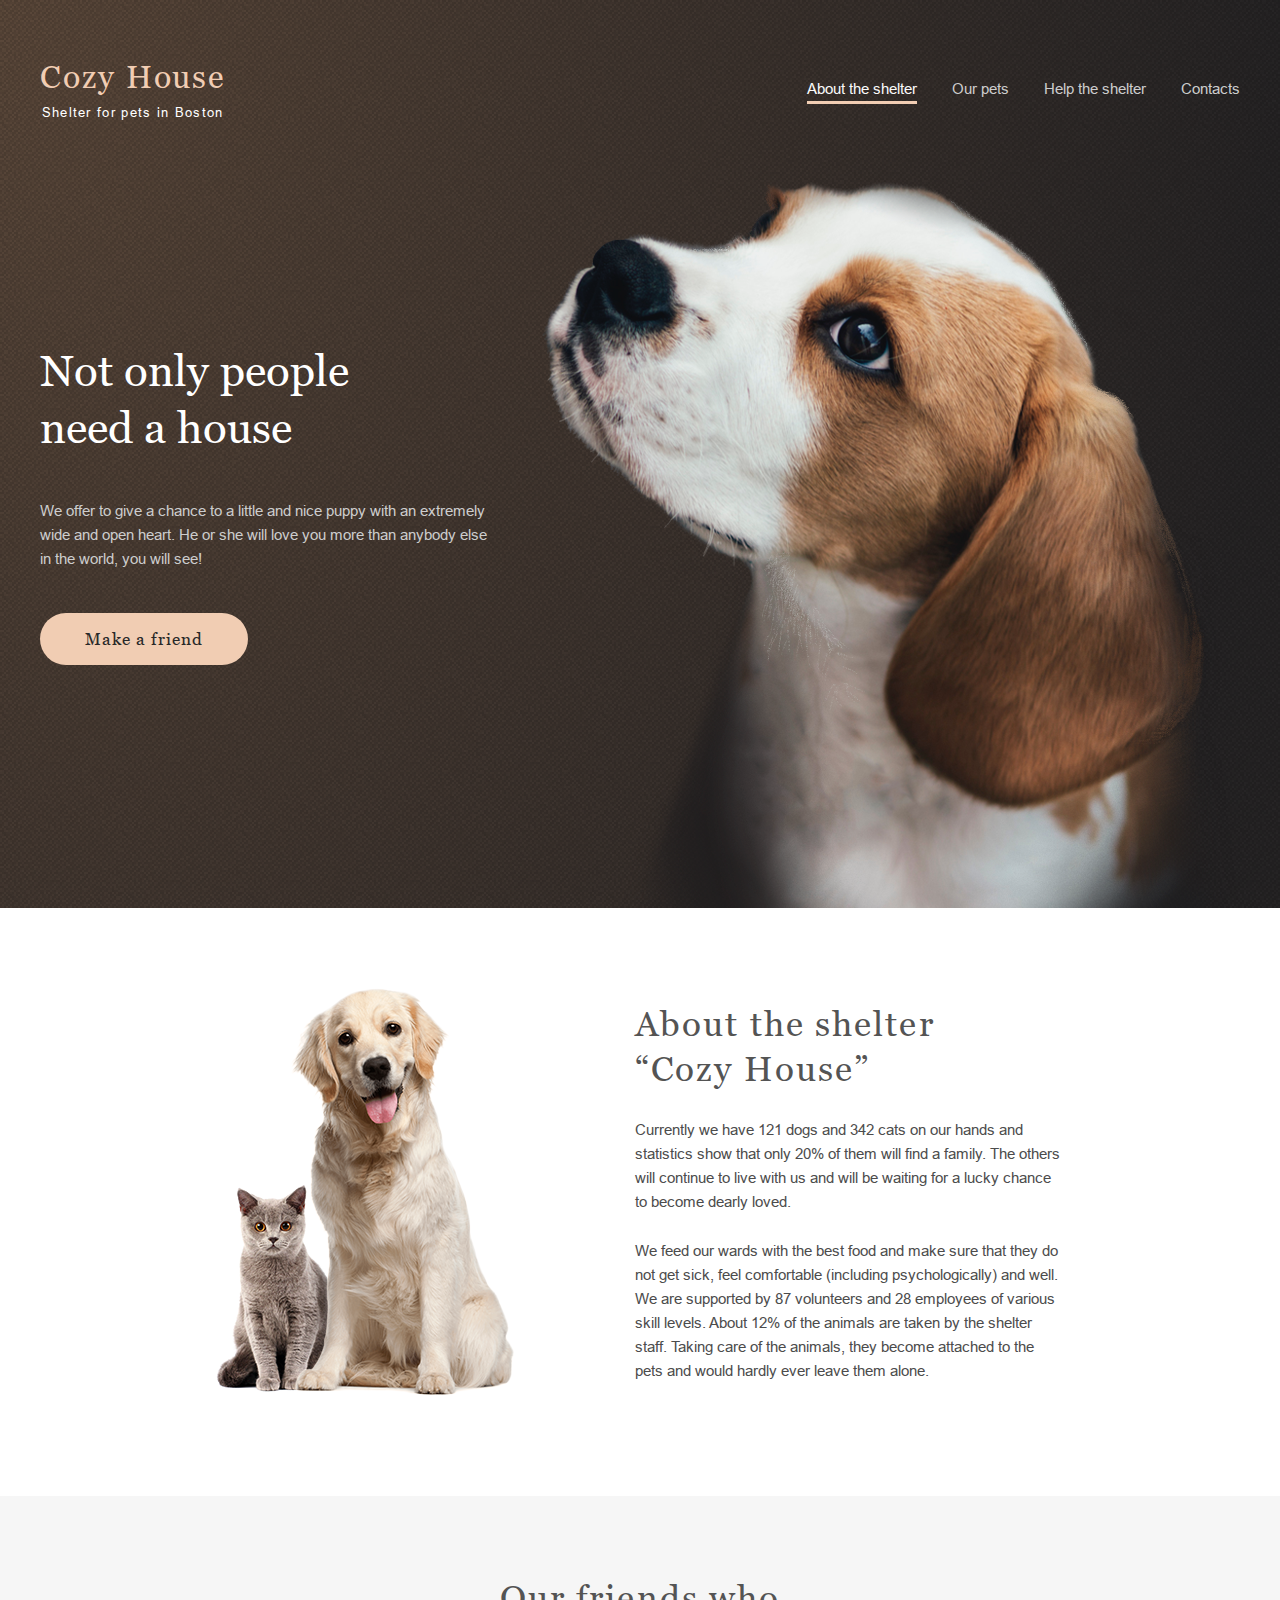
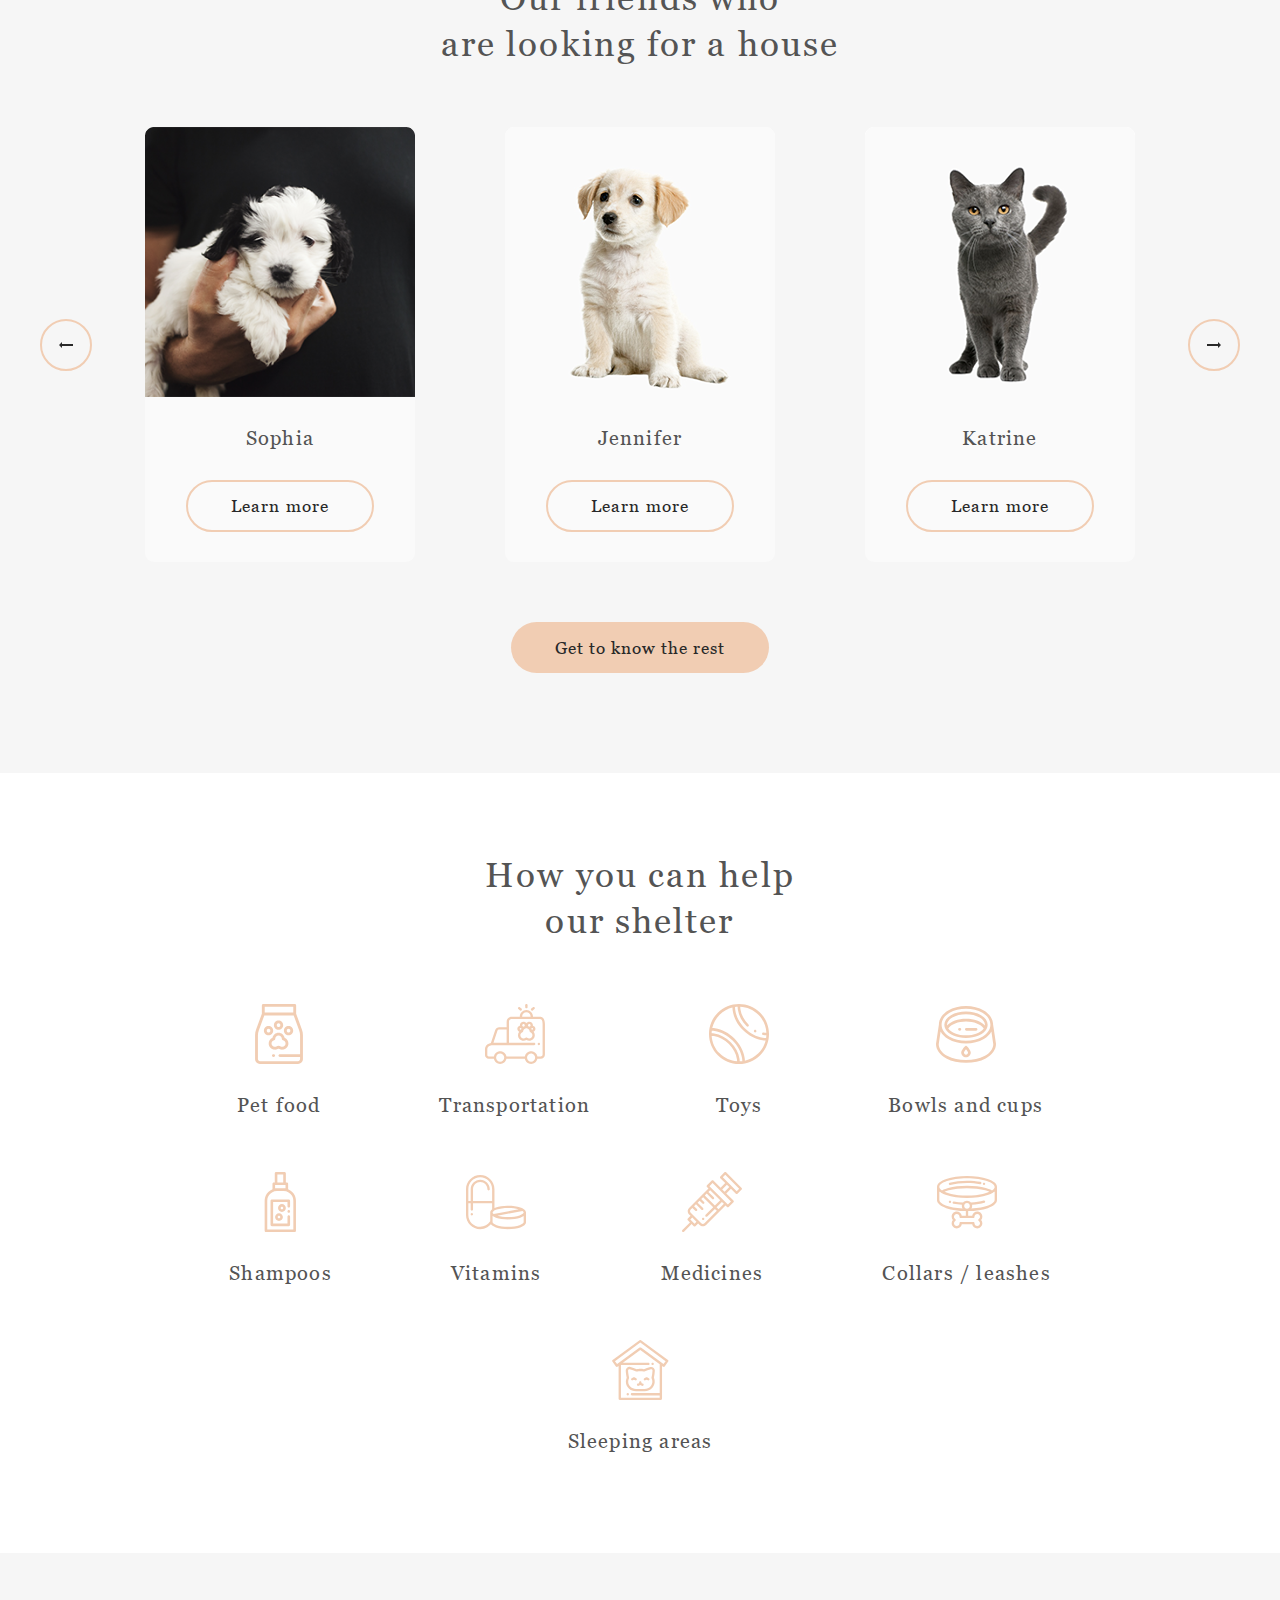
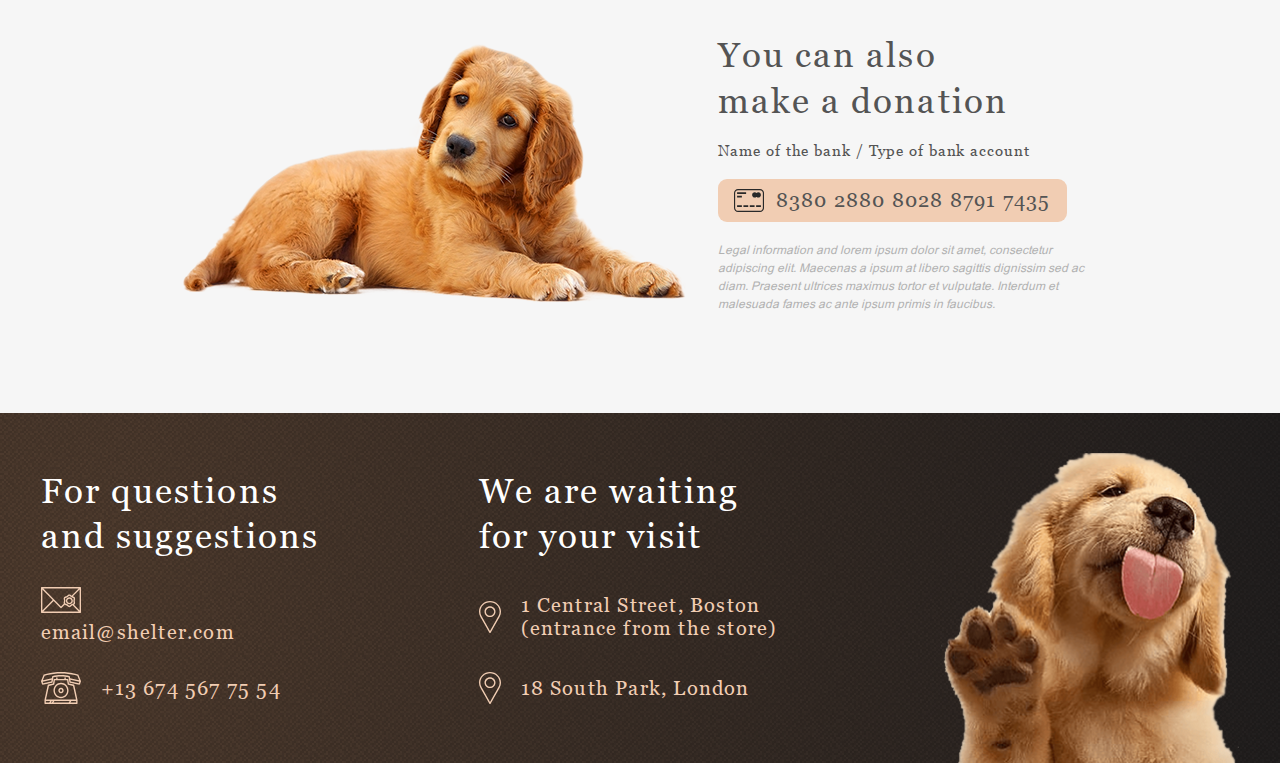
<file: shelter/pages/main/index.html>
<!DOCTYPE html>
<html lang="en">
<head>
  <meta charset="UTF-8">
  <meta http-equiv="X-UA-Compatible" content="IE=edge">
  <meta name="viewport" content="width=device-width, initial-scale=1.0">
  <link rel="stylesheet" href="style.css">
  <title>Cozy House</title>
</head>
<body>
  <div class="wrapper">
    <header class="header">
      <div class="header__container _container">
        <a href="#" class="header__logo">
          <h1 class="header__title">
            Cozy House
          </h1>
          <div class="header__subtitle">
            Shelter for pets in Boston
          </div>
        </a>
        <div class="header__burger">
          <span></span>
        </div>
        <div id="overlay" class="overlay"></div>
        <nav class="header__menu">
          <ul class="header__list">
            <li class="header__item">
              <a href="#" class="header__link">
                About the shelter
              </a>
            </li>
            <li class="header__item">
              <a href="../pets/index.html" class="header__link">
                Our pets
              </a>
            </li>
            <li class="header__item">
              <a href="#help" class="header__link">
                Help the shelter
              </a>
            </li>
            <li class="header__item">
              <a href="#footer" class="header__link">
                Contacts
              </a>
            </li>
          </ul>
        </nav>
        
      </div>
    </header>
  <main class="main">
    <section class="main__not-only not-only">
      <div class="not-only__container _container">
        <div class="not-only__content">
          <div class="not-only__header">Not only people need a house</div>
          <div class="not-only__descriprion">We offer to give a chance to a little and nice puppy with an extremely wide and open heart. He or she will love you more than anybody else in the world, you will see!</div>
          <a href="#friends" class="not-only__link">Make a friend</a>
        </div>
        <div class="not-only__image">
          <img src="../../assets/images/start-screen-puppy.png" alt="Start Puppy">
        </div>
      </div>
    </section>
    <section class="main__about about">
      <div class="about__container _container-main">
        <div class="about__image">
          <img src="../../assets/images/about-pets.png" alt="About the shelter">
        </div>
        <div class="about__content">
          <h2 class="about__header content-header">About the shelter “Cozy House”</h2>
          <p>Currently we have 121 dogs and 342 cats on our hands and 
            statistics show that only 20% of them will find a family. The 
            others will continue to live with us and will be waiting for a lucky 
            chance to become dearly loved.</p>
          <p>We feed our wards with the best food and make sure that they
            do not get sick, feel comfortable (including psychologically) and 
            well. We are supported by 87 volunteers and 28 employees of 
            various skill levels. About 12% of the animals are taken by the 
            shelter staff. Taking care of the animals, they become attached
            to the pets and would hardly ever leave them alone.</p>
        </div>
      </div>
    </section>

    <section id="friends" class="main__friends friends">
      <div class="friends__container _container-main">
        <h2 class="friends__header content-header">Our friends who<br>
          are looking for a house</h2>
        <div class="friends__slider">
          <button id="prev" class="friends__button-prev friends-button"><img src="../../assets/icons/left.svg" alt="Prev arrow"></button> 
          <div class="friends__slider-container"> 
            <div class="friends__slider__container-inner slider-container"></div>  
          </div>
          <button id="next" class="friends__button-next friends-button"><img src="../../assets/icons/right.svg" alt="Next Button"></button>      
        </div>
        <a href="../pets/index.html" class="friends__pets">Get to know the rest</a>
      </div>
    </section>

    <section id="help" class="main__help help">
      <div class="help__container _container-main">
        <h3 class="help__header content-header">How you can help<br> our shelter</h3>

        <div class="help__cards">
          <div class="cards__card">
              <img src="../../assets/icons/icon-pet-food.svg" alt="Pet food">
            <p>Pet food</p>
          </div>
          <div class="cards__card">
              <img src="../../assets/icons/icon-transportation.svg" alt="Transportation">
            <p>Transportation</p>
          </div>
          <div class="cards__card">
              <img src="../../assets/icons/icon-toys.svg" alt="Toys">
            <p>Toys</p>
          </div>
          <div class="cards__card">
              <img src="../../assets/icons/icon-bowls-and-cups.svg" alt="Bowls and cups">
            <p>Bowls and cups</p>
          </div>
          <div class="cards__card">
              <img src="../../assets/icons/icon-shampoos.svg" alt="Shampoos">
            <p>Shampoos</p>
          </div>
          <div class="cards__card">
              <img src="../../assets/icons/icon-vitamins.svg" alt="Vitamins">
            <p>Vitamins</p>
          </div>
          <div class="cards__card">
              <img src="../../assets/icons/icon-medicines.svg" alt="Medicines">
            <p>Medicines</p>
          </div>
          <div class="cards__card">
              <img src="../../assets/icons/icon-collars-leashes.svg" alt="Collars / leashes">
            <p>Collars / leashes</p>
          </div>
          <div class="cards__card">
              <img src="../../assets/icons/icon-sleeping-area.svg" alt="Sleeping areas">
            <p>Sleeping areas</p>
          </div>
        </div>
      </div>
    </section>

    <section class="main__donation donation">
      <div class="donation__container _container-main">
        <img src="../../assets/images/donation-dog.png" alt="Donations" class="donation__image">
        <div class="donation__content">
          <h3 class="donation__header content-header">You can also make a donation</h3>
          <div class="donation__subtitle">Name of the bank / Type of bank account</div>
          <div class="donation__credit-card">
            <a href="#!">8380 2880 8028 8791 7435</a>
          </div>
          <div class="donation__annotation">Legal information and lorem ipsum dolor sit amet, consectetur adipiscing elit. Maecenas a ipsum at libero sagittis dignissim sed ac diam. Praesent ultrices maximus tortor et vulputate. Interdum et malesuada fames ac ante ipsum primis in faucibus.</div>
        </div>
      </div>
    </section>
  </main>
  <footer id="footer" class="footer">
    <div class="footer__container _container">
      <div class="footer__contacts footer-block">
        <div class="footer__header content-header">
          For questions and suggestions
        </div>
        <div class="footer__email"><a class="footer-text" href="mailto:email@shelter.com">email@shelter.com</a></div>
        <div class="footer__phone"><a class="footer-text" href="tel:+136745677554">+13 674 567 75 54</a></div>
      </div>
      <div class="footer__address">
        <div class="footer__header content-header">
          We are waiting for your visit
        </div>
        <div class="footer__content"><a href="https://goo.gl/maps/TbNYp9mSU511dETt6" target="_blank" class="footer-text">1 Central Street, Boston (entrance from the store)</a></div>
        <div class="footer__content"><a href="https://goo.gl/maps/bj2ohC6CZbbzH29u6" target="_blank" class="footer-text">18 South Park, London</a></div>
      </div>  
      <img src="../../assets/images/footer-puppy.png" alt="Footer" class="footer__image">
    </div>
  </footer>
  </div>
  <script src="script.js"></script>
</body>
</html>
</file>
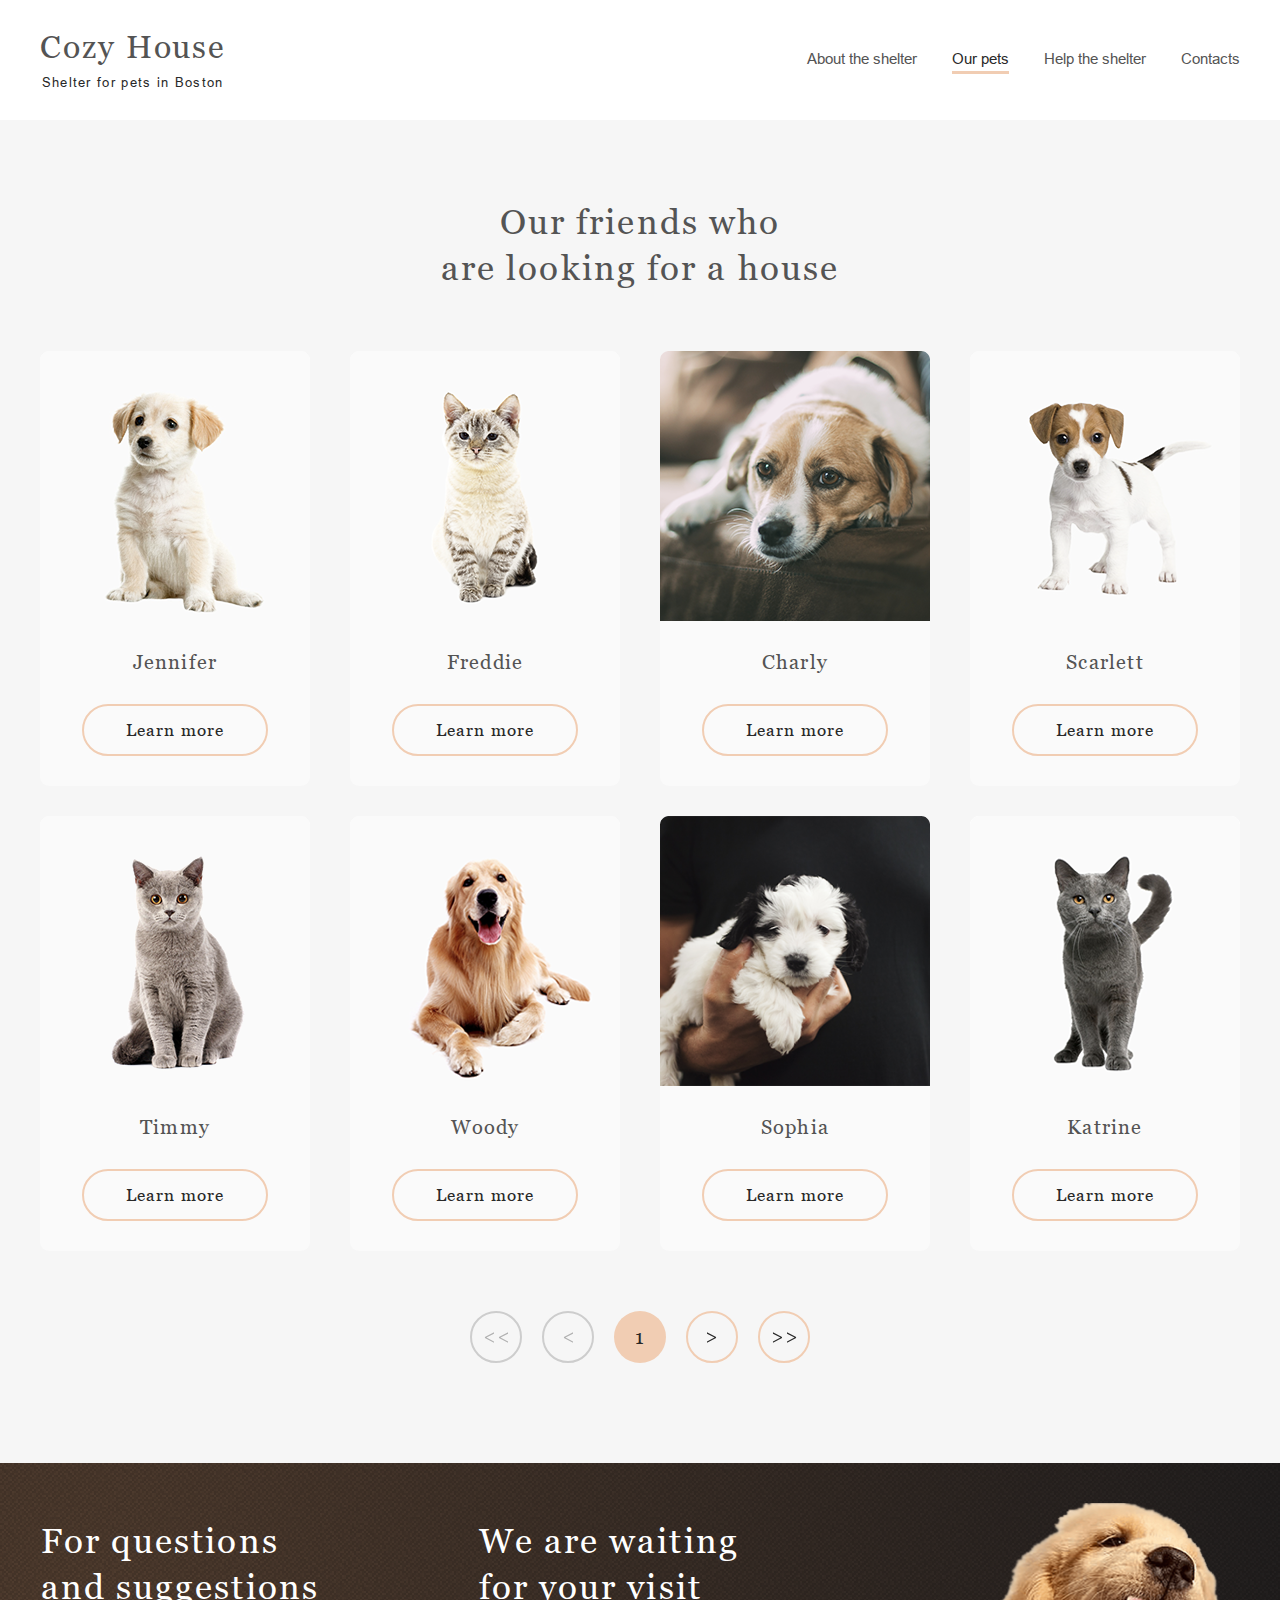
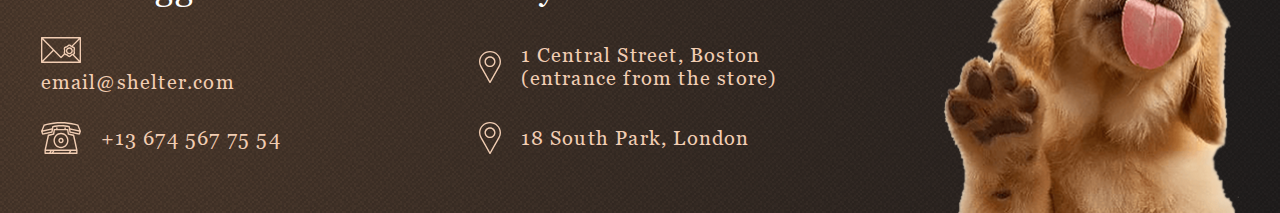
<file: shelter/pages/pets/index.html>
<!DOCTYPE html>
<html lang="en">
<head>
  <meta charset="UTF-8">
  <meta http-equiv="X-UA-Compatible" content="IE=edge">
  <meta name="viewport" content="width=device-width, initial-scale=1.0">
  <link rel="stylesheet" href="style.css">
  <title>Out Pets</title>
</head>
<body>
  <div class="wrapper">
    <header class="header">
      <div class="header__container _container">
        <a href="../main/index.html" class="header__logo">
          <h1 class="header__title">
            Cozy House
          </h1>
          <div class="header__subtitle">
            Shelter for pets in Boston
          </div>
        </a>
        <div class="header__burger">
          <span></span>
        </div>
        <div id="overlay" class="overlay"></div>
        <nav class="header__menu">
          <ul class="header__list">
            <li class="header__item">
              <a href="../main/index.html" class="header__link">
                About the shelter
              </a>
            </li>
            <li class="header__item">
              <a href="#" class="header__link">
                Our pets
              </a>
            </li>
            <li class="header__item">
              <a href="../main/index.html#help" class="header__link">
                Help the shelter
              </a>
            </li>
            <li class="header__item">
              <a href="#footer" class="header__link">
                Contacts
              </a>
            </li>
          </ul>
        </nav>
        
      </div>
    </header>
    <main class="main">
      <section class="main__friends friends">
        <div class="friends__container _container-main">
          <h2 class="friends__header content-header">Our friends who<br>
            are looking for a house</h2>
          <div class="friends__slider">
            
            <div class="friends__slider-container"> 
              <div class="friends__slider-container-inner slider-container">
              </div>
            </div>
            
          </div>
          <div class="friends__nav">
            <button class="friends-button first-page" disabled><img src="../../assets/icons/first-page.svg" alt="First"></button> 
            <button class="friends-button prev-page" disabled><img src="../../assets/icons/pets-prev.svg" alt="Prev"></button>
            <div class="friends__counter current-page">1</div>
            <button class="friends-button next-page"><img src="../../assets/icons/pets-next.svg" alt="Next"></button> 
            <button class="friends-button last-page"><img src="../../assets/icons/last-page.svg" alt="Last"></button>   
          </div>       
        </div>
      </section>
    </main>
    <footer id="footer" class="footer">
      <div class="footer__container _container">
        <div class="footer__contacts footer-block">
          <div class="footer__header content-header">
            For questions and suggestions
          </div>
          <div class="footer__email"><a class="footer-text" href="mailto:email@shelter.com">email@shelter.com</a></div>
          <div class="footer__phone"><a class="footer-text" href="tel:+136745677554">+13 674 567 75 54</a></div>
        </div>
        <div class="footer__address">
          <div class="footer__header content-header">
            We are waiting for your visit
          </div>
          <div class="footer__content"><a href="https://goo.gl/maps/TbNYp9mSU511dETt6" target="_blank" class="footer-text">1 Central Street, Boston (entrance from the store)</a></div>
          <div class="footer__content"><a href="https://goo.gl/maps/bj2ohC6CZbbzH29u6" target="_blank" class="footer-text">18 South Park, London</a></div>
        </div>  
        <img src="../../assets/images/footer-puppy.png" alt="Footer" class="footer__image">
      </div>
    </footer>
  </div>
  <script src="script.js"></script>
</body>
</html>
</file>
<file: shelter/pages/main/style.css>
:root {
  --color-primary: #f1cdb3;
  --color-primary-light: #fddcc4;
  --color-light-s: #fafafa;
  --color-light-l: #f6f6f6;
  --color-light-xl: #ffffff;
  --color-dark-s: #cdcdcd;
  --color-dark-m: #b2b2b2;
  --color-dark-l: #545454;
  --color-dark-xl: #4c4c4c;
  --color-dark-2xl: ;
  --color-dark-3xl: #292929;
  --start-screen-gradient: url(../../assets/images/noise_transparent@2x.png), radial-gradient(100% 215.42% at 0% 0%, #5B483A 0%, #262425 100%),
  linear-gradient(0deg, #211F20, #211F20);
  --footer-gradient:  url(../../assets/images/noise_transparent@2x.png), radial-gradient(110.67% 538.64% at 5.73% 50%, #513D2F 0%, #1A1A1C 100%),
  linear-gradient(0deg, #211F20, #211F20);
  ;
}

@font-face {
  font-family: 'Georgia';
  src: url('../../assets/fonts/Georgia.woff2') format('woff2'),
      url('../../assets/fonts/Georgia.woff') format('woff');
  font-weight: normal;
  font-style: normal;
  font-display: swap;
}


@font-face {
  font-family: 'Arial';
  src: url('../../assets/fonts/ArialMT.woff2') format('woff2'),
      url('../../assets/fonts/ArialMT.woff') format('woff');
  font-weight: normal;
  font-style: normal;
  font-display: swap;
}

html {
  box-sizing: border-box;
  scroll-behavior: smooth;
}

html,
body {
  height: 100%;
  line-height: 1;
  font-size: 15px;
  font-weight: 400;
  font-family: Georgia;
  scroll-behavior: smooth;
}

*,
*::after,
*::before {
  padding: 0;
  margin: 0;
  border: 0;
  box-sizing: inherit;
}

img {
  max-width: 100%;
  vertical-align: top;
}

a {
  text-decoration: none;
}

ul,
ol,
li {
  list-style: none;
}

img {
  vertical-align: top;
}

h1,
h2,
h3,
h4,
h5,
h6 {
  font-weight: inherit;
  font-size: inherit;
}

.wrapper {
  min-height: 100%;
  overflow: hidden;
  display: flex;
  flex-direction: column;
}

._container, 
._container-main {
  max-width: 1200px;
  margin: 0 auto;
  padding: 0px 20px;
  box-sizing: content-box;
}

._container-main {
  padding: 80px 20px 100px 20px;
}

@media (max-width: 1279px) {
  ._container, 
  ._container-main {
    padding: 0px 15px;
  }

  ._container-main {
    padding: 80px 15px 100px 15px;
  }
}

@media (max-width: 768px) {
  ._container, 
  ._container-main {
    max-width: 708px;
  }
}

@media (max-width: 767px) {
  ._container, 
  ._container-main {
    padding: 0px 10px;
  }
  ._container-main {
    max-width: 300px;
    padding: 42px 10px 42px 10px;
  }
}

/* ============================== HEADER ===================================*/

.header {
  position: absolute;
  width: 100%;
  left: 0;
  top: 0;
  z-index: 50;
}

.header__container {
  display: flex;
  min-height: 60px;
  align-items: center;
  justify-content: space-between;
  margin-top: 60px;
}

@media (max-width: 1279px) {
  .header__container {
    margin-top: 30px;
  }
}

@media (max-width: 767px) {
  .header__container {
    padding: 0px 10px;
  }
}

.header__logo {
  padding-right: 10px;
  display: flex;
  flex-direction: column;
  row-gap: 10px;
  align-items: center;
  justify-content: center;
}

.header__title {
  color: var(--color-primary);
  font-size: 32px;
  line-height: 110%;
  letter-spacing: 0.06em;
}

.header__subtitle {
  color: var(--color-light-xl);
  font-family: Arial;
  font-size: 13px;
  letter-spacing: 0.1em;
  line-height: 15px;
}

.header__list {
  display: flex;
  flex-wrap: wrap;
}

@media (max-width: 767px) {
  .header__menu {
    display: none;
  }
}

.header__item:first-child {
  border-bottom: 3px solid #F1CDB3;
}

.header__item:not(:last-child) {
  margin: 0px 35px 0px 0px;
}

.header__link {
  color: var(--color-dark-s);
  font-family: Arial;
  line-height: 160%;
}

.header__item:first-child .header__link {
  color: var(--color-light-s);
}

.header__link:hover {
  color: var(--color-light-s);
}

/* ============================= MAIN ============================= */

.main {
  flex: 1 1 auto;
}

/* ============================= START SCREEN ===================== */

.not-only {
  position: relative;
  background: var(--start-screen-gradient);
}

.not-only__container{
  display: flex;
  justify-content: space-between;
  align-items: center;
}

@media (max-width: 1279px) {
  .not-only__container{
    flex-wrap: wrap;
    justify-content: center;
    flex-direction: column;
  }
}

.not-only__content {
  padding: 343px 0px 243px 0px;
  max-width: 460px;
}

@media (max-width: 1279px) {
  .not-only__content {
    padding: 150px 0px 0px 0px;
    max-width: 460px;
  }

  .not-only__content > :last-child {
    margin: 0 auto;
  }
}

@media (max-width: 767px) {
  .not-only__content {
    padding: 150px 0px 0px 0px;
    width: 291px;
    max-width: 300px;
  }

  .not-only__content > :last-child {
    margin: 0 auto;
  }
}


.not-only__content > *:not(:last-child) {
  margin-bottom: 42px;
}

.not-only__header {
  color: var(--color-light-xl);
  font-size: 44px;
  line-height: 130%;
  max-width: 310px;
}

.not-only__descriprion {
  color: var(--color-dark-s);
  font-family: Arial;
  line-height: 160%;
}

@media (max-width: 767px) {
  .not-only__header {
    font-size: 25px;
    max-width: 230px;
    text-align: center;
    margin: 0 auto;
    letter-spacing: 0.06em;
  }

  .not-only__descriprion {
    margin: 0 auto;
    text-align: center;
    font-family: 'Arial';
    font-style: normal;
    font-weight: 400;
    font-size: 15px;
    line-height: 160%;

  }
}

.not-only__link {
  background: var(--color-primary);
  border-radius: 100px;
  display: flex;
  justify-content: center;
  align-items: center;
  min-height: 52px;
  max-width: 208px;
  color: var(--color-dark-3xl);
  font-size: 17px;
  line-height: 130%;
  letter-spacing: 0.06em;
  transition: all 0.5s ease;
}

@media (max-width: 767px) {
  .not-only__link { 
    max-width: 207px;
  }
}

.not-only__link:hover {
  background: var(--color-primary-light);
}

.not-only__image {
  padding: 180px 0px 0px 0px;
}

@media (max-width: 1279px) {
  .not-only__image {
    padding: 100px 0px 0px 138px;
  }
}

@media (max-width: 767px) {
  .not-only__image {
    padding: 104px 0px 0px 40px;
  }
}

.not-only__image img {
  width: 100%;
  height: auto;
  display: block;
  min-width: 260px;
  min-height: 271.77px;
}

@media (max-width: 1279px) {
  .not-only__image img{
    max-width: 569px;
    max-height: 593px;
  }
}

@media (max-width: 767px) {
  .not-only__image img{
    max-width: 260px;
  }
}


/* =========================== ABOUT ========================= */

.about__container {
  background: var(--color-light-xl);
  display: flex;
  flex-wrap: wrap;
  justify-content: center;
  align-items: center;
  column-gap: 120px;
}

@media (max-width: 1279px) {
  .about__container {
    flex-direction: column-reverse;
    row-gap: 80px;
  }
}

@media (max-width: 767px) {
  .about__container {
    max-width: 270px;
    row-gap: 42px;
  }
}

.about__content {
  max-width: 430px;
}

.about__content .about__header {
  max-width: 370px;
  text-align: left;
}



.about__content > *:not(:last-child) {
  padding: 0px 0px 25px 0px;
}

@media (max-width: 767px) { 
  .about__content > *:not(:last-child) {
    padding: 0;
  }
}

@media (max-width: 767px) {
  .about__content .about__header {
    text-align: center;
    padding-bottom: 24px;
  }
  .about__content > p {
    text-align: justify;
  }

  .about__content > p:not(:last-child){
    padding-bottom: 22px;
  }
}

.about__content p{
  color: var(--color-dark-xl);
  line-height: 160%;
  font-family: Arial;
}

@media (max-width: 767px) {
  .about__image {
    max-width: 260px;
  }
}

.content-header {
  color: var(--color-dark-l);
  font-size: 35px;
  line-height: 130%;
  letter-spacing: 0.06em;
  text-align: center;
}

@media (max-width: 767px) {
  .content-header {
    font-size: 25px;
  }
}


/* ============================ FOOTER ================================ */

.footer {
  background: var(--footer-gradient);
  padding-top: 40px;
}

@media (max-width: 1279px) {
  .footer {
    padding-top: 13px;
  }
}

.footer__container {
  display: flex;
  flex-wrap: wrap;
  column-gap: 159px;
  justify-content: center;
}

@media (max-width: 1279px) {
  .footer__container {
    row-gap: 65px;
    column-gap: 61px;
    max-width: 708px;
  }
}

@media (max-width: 767px) {
  .footer__container {
    row-gap: 40px;
    flex-direction: column;
    align-items: center;
    max-width: 290px;
  }
}

.footer__container > *:not(:last-child) {
  padding-top: 16px;
}

@media (max-width: 767px) {
  .footer__container > *:not(:first-child) {
    padding-top: 0px;
  }
}

.footer-text {
  color: var(--color-primary);
  font-size: 20px;
  line-height: 115%;
  letter-spacing: 0.06em;
}

.footer-block > *:not(:last-child) {
  margin-bottom: 40px;
}

.footer__contacts {
  max-width: 279px;
}

@media (max-width: 767px) {
  .footer__contacts {
    display: flex;
    flex-direction: column;
    align-items: center;
  }
}

.footer__header {
  color: var(--color-light-xl);
  text-align: left;
}

@media (max-width: 767px) {
  .footer__header {
    color: var(--color-light-xl);
    text-align: center;
  }
}


.footer__email {
  display: flex;
  align-items: center;
  max-width: 252px;
  height: 32px;
}

.footer__email a::before{
  display: block;
  content: "";
  background: url(../../assets/icons/icon-email.svg) no-repeat;
  width: 40px;
  height: 32px;
  float: left;
  margin-right: 20px;
}

.footer__contacts .footer-text {
  line-height: 160%;
}

.footer__phone a::before{
  display: block;
  content: "";
  background: url(../../assets/icons/icon-phone.svg) no-repeat;
  width: 40px;
  height: 32px;
  float: left;
  margin-right: 20px;
}

.footer__address {
  max-width: 302px;
}

.footer__address > *:last-child {
  margin-top: 32px;
}


.footer__header {
  margin-bottom: 34px;
}

@media (max-width: 767px) {
  .footer__address > *:last-child {
    margin-top: 39px;
  }

  .footer__header {
    margin-bottom: 39px;
  }
}

.footer__content {
  background-image: url(../../assets/icons/icon-marker.svg);
  background-position: left center;
  background-repeat: no-repeat;
  padding-left: 42px;
  min-height: 32px;
}

@media (max-width: 767px) {
  .footer__content {
    padding-left: 42px;
    margin-left: -5px;
  }
}

.footer__content:last-child a{
  line-height: 160%;
}

@media (max-width: 767px) {
  .footer__image {
    width: 260px;
    height: 269px;
  }

}
/* ============================ DONATIONS =============================== */

.main__donation {
  background: var(--color-light-l);
}

.donation__container {
  display: flex;
  flex-wrap: wrap;
  column-gap: 30px;
  justify-content: center;
  align-items: center;
}

.donation__content {
  max-width: 380px;
}

@media (max-width: 1279px) {
  .donation__container {
    flex-direction: column-reverse;
  }
  .donation__content {
    padding-bottom: 60px;
  }
}

.donation__content > *:not(:last-child) {
  margin-bottom: 19px;
}

@media (max-width: 767px) {
  .donation__content {
    display: flex;
    align-items: center;
    flex-direction: column;
    max-width: 280px;
    padding-bottom: 43px;
  }
  .donation__content > *:not(:last-child) {
    margin-bottom: 20px;
  }
}

.donation__header {
  max-width: 300px;
  text-align: left;
}

@media (max-width: 767px) {
  .donation__header {
    max-width: 229px;
    text-align: center;
  }
}

.donation__subtitle {
  line-height: 110%;
  letter-spacing: 0.06em;
  color: var(--color-dark-l);
}

@media (max-width: 767px) {
  .donation__subtitle {
    line-height: 160%;
    letter-spacing: 0em;
  }
}

.donation__credit-card {
  background: var(--color-primary);
  max-width: 349px;
  height: 43px;
  display: flex;
  justify-content: center;
  align-items: center;
  border-radius: 9px;
  transition: all 0.5s ease;
}

@media (max-width: 767px) {
  .donation__credit-card {
    max-width: 281px;
    width: 281px;
    height: 43px;
  }
}

.donation__credit-card:hover {
  cursor: pointer;
  background: var(--color-primary-light);
}

.donation__image {
  max-width: 505px;
  max-height: 261px;
}

@media (max-width: 767px) {
  .donation__image {
    max-width: 260px;
  }
}

.donation__credit-card a {
  font-size: 20px;
  line-height: 115%;
  letter-spacing: 0.06em;
  color: var(--color-dark-l);
}

@media (max-width: 767px) {
  .donation__credit-card a {
    font-size: 15px;
    line-height: 155%;
  }
}

.donation__credit-card a::before {
  content: "";
  display: block;
  background: url(../../assets/icons/credit-card.svg) no-repeat;
  width: 30px;
  height: 23px;
  float: left;
  margin-right: 12px;
  transition: all 0.7s ease;
}

.donation__annotation {
  font-family: Arial;
  font-size: 12px;
  line-height: 150%;
  color: var(--color-dark-m);
  font-style: italic;
}

@media (max-width: 767px) { 
  .donation__annotation {
    text-align: justify;
  }
}

/* ========================= FRIENDS =================================== */

.main__friends {
  background: var(--color-light-l);
}

.friends__container {
  display: flex;
  flex-direction: column;
  justify-content: center;
  align-items: center;
}

.friends__container > *:not(:last-child) {
  padding: 0px 0px 60px 0px;
}

@media (max-width: 767px) {
  .friends__container > *:not(:last-child) {
    padding: 0px 0px 42px 0px;
  }
}

.friends__header {
  max-width: 400px;
  text-align: center;
}

.friends__slider {
  display: flex;
  align-items: center;
  column-gap: 53px;
  min-height: 435px;
}

@media (max-width: 1279px) {
  .friends__slider {
    column-gap: 13px;
  }
}

@media (max-width: 767px) {
  .friends__slider {
    flex-wrap: wrap;
    max-width: 270px;
    column-gap: 80px;
    row-gap: 20px;
    justify-content: center;
  }
}

.friends__slider-container {
  max-width: 990px;
}

@media (max-width: 1279px) {
  .friends__slider-container {
    max-width: 580px;
  }
}

@media (max-width: 767px) {
  .friends__slider-container {
    max-width: 270px;
  }
}


.friends-button {
  border-radius: 100px;
  border: 2px solid var(--color-primary);
  width: 48px;
  height: 48px;
  background: var(--color-light-l);
  display: flex;
  justify-content: center;
  align-items: center;
  cursor: pointer;
  transition: all 0.5s ease;
}

.friends-button:hover {
  border: 2px solid var(--color-primary-light);
  background: var(--color-primary-light);
}


.friends-button img {
  pointer-events: none;
}

@media (max-width: 767px) {
  .friends__button-prev {
    order: 2;
  }
  .friends__button-next {
    order: 3;
  }
}

.slider-container {
  position: relative;
  width: 100vw;
  max-width: 100%;
  height: 435px;
  overflow: hidden;
}

.cards-set {
  display: flex;
  max-width: 990px;
  width: 990px;
  justify-content: space-between;
  height: 435px;
  position: absolute;
  transition: 0.6s ease;
  transform: translate(-100%, 0);
}

@media (max-width: 1279px) {
  .cards-set {
    max-width: 580px;
    width: 580px;
  }
}

@media (max-width: 767px) {
  .cards-set {
    max-width: 270px;
    width: 270px;
  }
}

.cards-set.active {
  -webkit-transform: translate(0, 0);
  transform: translate(0, 0);
}

.cards-set.active~.cards-set {
  -webkit-transform: translate(100%, 0);
  transform: translate(100%, 0);
}


.friends__card {
  display: flex;
  flex-direction: column;
  justify-content: center;
  align-items: center;
  background: var(--color-light-s);
  border-radius: 9px;
  transition: all 0.5s ease;
}

.friends__card > * {
  margin: 0px 0px 30px 0px;
}



.friends__name {
  color: var(--color-dark-l);
  font-size: 20px;
  line-height: 23px;
  letter-spacing: 0.06em;
  transition: all 0.2s ease;
}

.friends__button {
  min-height: 48px;
  padding: 0px 43px;
  border-radius: 100px;
  border: 2px solid var(--color-primary);
  background-color: var(--color-light-s);
  font-size: 17px;
  cursor: pointer;
  line-height: 130%;
  letter-spacing: 0.06em;
  font-family: Georgia;
  color: var(--color-dark-3xl);
  transition: all 0.5s ease;
}

.friends__card:hover {
  cursor: pointer;
  box-shadow: 0px 2px 35px 14px rgba(13, 13, 13, 0.04);
  background: var(--color-light-xl);
}

.friends__card:hover .friends__button {
  background-color: var(--color-primary-light);
  border: 2px solid var(--color-primary-light);
}

.friends__pets {
  padding: 0px 44px;
  max-width: 261px;
  min-height: 51px;
  border-radius: 100px;
  background: var(--color-primary);
  color: var(--color-dark-3xl);
  font-size: 17px;
  line-height: 130%;
  letter-spacing: 0.06em;

  display: flex;
  justify-content: center;
  align-items: center;
  transition: all 0.5s ease;
}

.friends__pets:hover {
  cursor: pointer;
  background: var(--color-primary-light);
}

._blank {
  min-width: 270px;
}


/* ============================ HELP ============================== */

.help__container {
  display: flex;
  justify-content: center;
  flex-direction: column;
  align-items: center;
  row-gap: 60px;
}

@media (max-width: 767px) {
  .help__container {
    row-gap: 42px;
  }
}

.help__cards {
  display: flex;
  flex-wrap: wrap;
  justify-content: center;
  max-width: 1026px;
  row-gap: 55px;
  column-gap: 119px;
}


.cards__card {
  display: flex;
  flex-direction: column;
  align-items: center;
  row-gap: 30px;
}

@media (max-width: 1279px) {
  .cards__card {
    width: 170px;
  }
  .help__cards {
    column-gap: 99px;
  }
}

@media (max-width: 768px) {
  .help__cards {
    column-gap: 60px;
  }
}

@media (max-width: 767px) {
  .cards__card {
    width: 130px;
    row-gap: 20px;
  }
  .help__cards {
    justify-content: initial;
    column-gap: 30px;
    row-gap: 30px;
    max-width: 290px;
  }
}

.cards__card p {
  font-size: 20px;
  font-style: normal;
  font-weight: 400;
  line-height: 23px;
  letter-spacing: 0.06em;
  text-align: center;
  color: var(--color-dark-l);
}

@media (max-width: 767px) {
  .cards__card p {
    font-size: 15px;
    line-height: 110%;
  }

  .cards__card img {
    width: 50px;
    height: 50px;
  }
}

/* =========================== BURGER =================================== */

.header__burger {
  display: none;
}

.overlay {
  position: fixed;
  display: none;
  width: 100%;
  height: 100%;
  top: 0;
  left: 0;
  right: 0;
  bottom: 0;
  z-index: 2;
  background-color: rgba(41,41,41,0.6);
  cursor: pointer;
}

@media (max-width: 767px) {
  body.lock {
    overflow: hidden;
  }

  .overlay.active {
    display: block;
  }

  .header__burger {
    display: block;
    position: relative;
    width: 30px;
    height: 20px;
    margin-right: 62px;
    margin-top: 15px;
    z-index: 4;
  }

  .header__burger span {
    position: absolute;
    background-color: var(--color-primary);
    left: 19px;
    width: 100%;
    height: 2px;
    top: 1px;
    transition: all 0.5s ease;
  }

  .header__burger:before,
  .header__burger:after {
    content: '';
    position: absolute;
    background-color: var(--color-primary);
    width: 100%;
    height: 2px;
    left: 19px;
    transition: all 0.5s ease;
  }

  .header__burger:before {
    top: -9px;
  }

  .header__burger:after {
    bottom: 7px;
  }

  .header__burger.active:before {
    transform: rotate(90deg);
    left: 8px;
    top: 1px;
  }

  .header__burger.active span {
    transform: rotate(90deg);
    left: 18px;
  }

  .header__burger.active:after {
    transform: rotate(90deg);
    bottom: 17px;
    left: 28px;
  }

  .header__menu {
    display: block;
    position: fixed;
    top: 0px;
    right: -100%;
    width: 320px;
    height: 100vh;
    overflow: auto;
    background-color: var(--color-dark-3xl);
    transition: all 0.5s;
    z-index: 3;
  }

  .header__menu.active {
    right: 0px;
  }

  .header__list {
    display: flex;
    margin-top: 248px;
    flex-direction: column;
    row-gap: 40px;
    align-items: center;
  }

  .header__link {
    color: var(--color-dark-s);
    font-size: 32px;
    line-height: 160%;
    font-family: Arial;
  }

  .header__item:not(:last-child) {
    margin: 0px;
  }

  .header__container.burger {
    justify-content: flex-end;
  }

  .header__logo.burger {
    z-index: 4;
    padding-right: 0px;
  }
}

@media (max-width: 730px) {
  .header__logo.burger {
    padding-right: 22px;
  }
}
</file>
<file: shelter/pages/pets/style.css>
/* colors */

:root {
  --color-primary: #f1cdb3;
  --color-primary-light: #fddcc4;
  --color-light-s: #fafafa;
  --color-light-l: #f6f6f6;
  --color-light-xl: #ffffff;
  --color-dark-s: #cdcdcd;
  --color-dark-m: #b2b2b2;
  --color-dark-l: #545454;
  --color-dark-xl: #4c4c4c;
  --color-dark-2xl: ;
  --color-dark-3xl: #292929;
  --start-screen-gradient: url(../../assets/images/noise_transparent@2x.png), radial-gradient(100% 215.42% at 0% 0%, #5B483A 0%, #262425 100%),
  linear-gradient(0deg, #211F20, #211F20);
  --footer-gradient:  url(../../assets/images/noise_transparent@2x.png), radial-gradient(110.67% 538.64% at 5.73% 50%, #513D2F 0%, #1A1A1C 100%),
  linear-gradient(0deg, #211F20, #211F20);
  ;
}

@font-face {
  font-family: 'Georgia';
  src: url('../../assets/fonts/Georgia.woff2') format('woff2'),
      url('../../assets/fonts/Georgia.woff') format('woff');
  font-weight: normal;
  font-style: normal;
  font-display: swap;
}


@font-face {
  font-family: 'Arial';
  src: url('../../assets/fonts/ArialMT.woff2') format('woff2'),
      url('../../assets/fonts/ArialMT.woff') format('woff');
  font-weight: normal;
  font-style: normal;
  font-display: swap;
}

/* resets */

*,
*::after,
*::before {
  padding: 0;
  margin: 0;
  border: 0;
  box-sizing: border-box;
}

a {
  text-decoration: none;
}

ul,
ol,
li {
  list-style: none;
}

img {
  vertical-align: top;
}

h1,
h2,
h3,
h4,
h5,
h6 {
  font-weight: inherit;
  font-size: inherit;
}

html,
body {
  height: 100%;
  line-height: 1;
  font-size: 16px;
  font-weight: 400;
  font-family: Georgia;
  color: rgb(0, 0, 0);
  scroll-behavior: smooth;
}

.wrapper {
  min-height: 100%;
  overflow: hidden;
  display: flex;
  flex-direction: column;
}

._container, 
._container-main {
  max-width: 1200px;
  margin: 0 auto;
  padding: 0px 15px;
  box-sizing: content-box;
}

@media (max-width: 768px) {
  ._container, 
  ._container-main {
  max-width: 708px;
  }
}

@media (max-width: 320px) {
  ._container, 
  ._container-main {
  max-width: 320px;
  }
}

._container-main {
  padding: 200px 15px 100px 15px;
}

@media (max-width: 1279px) {
  ._container-main {
    padding: 200px 15px 75px 15px;
  }
}

@media (max-width: 767px) {
  ._container-main {
    padding: 162px 15px 41px 15px;
  }
}

/* header */

.header {
  position: fixed;
  width: 100%;
  background: var(--color-light-xl);
  z-index: 90;
}

.header__container {
  display: flex;
  align-items: center;
  justify-content: space-between;
  padding: 30px 15px;
}

@media (max-width: 767px) {
  .header__container {
    padding: 30px 10px;
  }
}

.header__logo {
  padding-right: 10px;
  display: flex;
  flex-direction: column;
  row-gap: 10px;
  align-items: center;
  justify-content: center;
}

.header__title {
  color: var(--color-dark-l);
  font-size: 32px;
  line-height: 110%;
  letter-spacing: 0.06em;
  
}

.header__subtitle {
  color: var(--color-dark-3xl);
  font-family: Arial;
  font-size: 13px;
  letter-spacing: 0.1em;
  line-height: 15px;
}

.header__list {
  display: flex;
  flex-wrap: wrap;
}

@media (max-width: 767px) {
  .header__menu {
    display: none;
  }
}

.header__item:nth-child(2) {
  border-bottom: 3px solid var(--color-primary);
 
}

.header__item:nth-child(2) a {
  color: var(--color-dark-3xl);
}

.header__item:not(:last-child) {
  margin: 0px 35px 0px 0px;
}

.header__link {
  color: var(--color-dark-l);
  font-family: Arial;
  font-size: 15px;
  line-height: 160%;
}

.header__link:hover {
  color: var(--color-dark-3xl);
}

/* MAIN */

.main {
  flex: 1 1 auto;
}

.content-header {
  color: var(--color-dark-l);
  font-size: 35px;
  line-height: 130%;
  letter-spacing: 0.06em;
  text-align: center;
}

@media (max-width: 767px) {
  .content-header {
    font-size: 25px;
  }
}


.main__friends {
  background: var(--color-light-l);
}

.friends__container {
  display: flex;
  flex-direction: column;
  justify-content: center;
  align-items: center;
}

.friends__container > *:not(:last-child) {
  padding: 0px 0px 60px 0px;
}

@media (max-width: 1279px) {
  .friends__container > *:not(:last-child) {
    padding: 0px 0px 30px 0px;
  }
}

@media (max-width: 767px) {
  .friends__container > *:not(:last-child) {
    padding: 0px 0px 42px 0px;
  }
}

.friends__header {
  max-width: 400px;
  text-align: center;
}


.friends__slider {
  display: flex;
  align-items: center;
  column-gap: 53px;
}

.friends__slider-container {
  max-width: 1200px;
}

@media (max-width: 1279px) {
  .friends__slider-container {
    max-width: 580px;
  }
}

@media (max-width: 767px) {
  .friends__slider-container {
    max-width: 270px;
  }
}



.friends-button {
  border-radius: 100px;
  border: 2px solid var(--color-primary);
  width: 52px;
  height: 52px;
  background: var(--color-light-l);
  display: flex;
  justify-content: center;
  align-items: center;
  cursor: pointer;
}

.friends-button:hover {
  border: 2px solid var(--color-primary-light);
  background: var(--color-primary-light);
}

.friends-button img {
  pointer-events: none;
}

.friends-button:disabled {
  border-color: var(--color-dark-s);
  cursor: initial;
}

.friends-button:disabled:hover {
  border: 2px solid var(--color-primary);
  background: var(--color-light-l);
  border-color: var(--color-dark-s);
}

.friends-button:disabled img{
  filter: invert(90%) sepia(32%) saturate(0%) hue-rotate(215deg) brightness(84%) contrast(99%);
}

.slider-container {
  display: flex;
  flex-wrap: wrap;
  justify-content: space-between;
  row-gap: 30px;
}

.slider-card {
  display: flex;
  flex-direction: column;
  justify-content: center;
  align-items: center;
  background: var(--color-light-s);
  border-radius: 9px;
  animation: fadeAnimation 1s;
}

@keyframes fadeAnimation {
  0% {
    opacity: 0;
  }
  100% {
      opacity: 1;
  }
}

.slider-card > * {
  margin: 0px 0px 30px 0px;
}

.slider-card__title {
  color: var(--color-dark-l);
  font-size: 20px;
  line-height: 23px;
  letter-spacing: 0.06em;
}

.slider-card__button {
  max-width: 187px;
  min-height: 52px;
  padding: 0px 42px;
  border-radius: 100px;
  border: 2px solid var(--color-primary);
  background-color: var(--color-light-s);
  font-size: 17px;
  cursor: pointer;
  line-height: 130%;
  letter-spacing: 0.06em;
  font-family: Georgia;
  color: var(--color-dark-3xl);
}

.slider-card:hover {
  cursor: pointer;
  box-shadow: 0px 2px 35px 14px rgba(13, 13, 13, 0.04);
  background: var(--color-light-xl);
}

.slider-card:hover .slider-card__button {
  background-color: var(--color-primary-light);
  border: 2px solid var(--color-primary-light);
}

.friends__nav {
  display: flex;
  column-gap: 20px;
}

@media (max-width: 1279px) {
  .friends__nav {
    padding-top: 10px;
  }
}

@media (max-width: 767px) {
  .friends__nav {
    padding-top: 0px;
    column-gap: 10px;
  }
}

.friends__counter {
  border-radius: 100px;
  background: var(--color-primary);
  width: 52px;
  height: 52px;
  display: flex;
  justify-content: center;
  align-items: center;
  color: var(--color-dark-3xl);
  font-size: 20px;
  line-height: 115%;
  letter-spacing: 0.06em;
}

/*footer*/

.footer {
  background: var(--footer-gradient);
  padding-top: 40px;
}

@media (max-width: 1279px) {
  .footer {
    padding-top: 13px;
  }
}

.footer__container {
  display: flex;
  flex-wrap: wrap;
  column-gap: 159px;
  justify-content: center;
}

@media (max-width: 1279px) {
  .footer__container {
    row-gap: 65px;
    column-gap: 61px;
    max-width: 708px;
  }
}

@media (max-width: 767px) {
  .footer__container {
    row-gap: 40px;
    flex-direction: column;
    align-items: center;
    max-width: 290px;
  }
}

.footer__container > *:not(:last-child) {
  padding-top: 16px;
}

@media (max-width: 767px) {
  .footer__container > *:not(:first-child) {
    padding-top: 0px;
  }
}

.footer-text {
  color: var(--color-primary);
  font-size: 20px;
  line-height: 115%;
  letter-spacing: 0.06em;
}

.footer-block > *:not(:last-child) {
  margin-bottom: 40px;
}

.footer__contacts {
  max-width: 279px;
}

@media (max-width: 767px) {
  .footer__contacts {
    display: flex;
    flex-direction: column;
    align-items: center;
  }
}

.footer__header {
  color: var(--color-light-xl);
  text-align: left;
}

@media (max-width: 767px) {
  .footer__header {
    color: var(--color-light-xl);
    text-align: center;
  }
}


.footer__email {
  display: flex;
  align-items: center;
  max-width: 252px;
  height: 32px;
}

.footer__email a::before{
  display: block;
  content: "";
  background: url(../../assets/icons/icon-email.svg) no-repeat;
  width: 40px;
  height: 32px;
  float: left;
  margin-right: 20px;
}

.footer__contacts .footer-text {
  line-height: 160%;
}

.footer__phone a::before{
  display: block;
  content: "";
  background: url(../../assets/icons/icon-phone.svg) no-repeat;
  width: 40px;
  height: 32px;
  float: left;
  margin-right: 20px;
}

.footer__address {
  max-width: 302px;
}

.footer__address > *:last-child {
  margin-top: 32px;
}


.footer__header {
  margin-bottom: 34px;
}

@media (max-width: 767px) {
  .footer__address > *:last-child {
    margin-top: 39px;
  }

  .footer__header {
    margin-bottom: 39px;
  }
}

.footer__content {
  background-image: url(../../assets/icons/icon-marker.svg);
  background-position: left center;
  background-repeat: no-repeat;
  padding-left: 42px;
  min-height: 32px;
}

@media (max-width: 767px) {
  .footer__content {
    padding-left: 42px;
    margin-left: -5px;
  }
}

.footer__content:last-child a{
  line-height: 160%;
}

@media (max-width: 767px) {
  .footer__image {
    width: 260px;
    height: 269px;
  }

}

/* ======================= BURGER ======================== */

.header__burger {
  display: none;
}

.overlay {
  position: fixed;
  display: none;
  width: 100%;
  height: 100%;
  top: 0;
  left: 0;
  right: 0;
  bottom: 0;
  z-index: 2;
  background-color: rgba(41,41,41,0.6);
  cursor: pointer;
}

@media (max-width: 767px) {
  body.lock {
    overflow: hidden;
  }

  .overlay.active {
    display: block;
  }

  .header__burger {
    display: block;
    position: relative;
    width: 30px;
    height: 20px;
    margin-right: 62px;
    margin-top: 15px;
    z-index: 4;
  }

  .header__burger span {
    position: absolute;
    background-color: var(--color-dark-l);
    left: 19px;
    width: 100%;
    height: 2px;
    top: 1px;
    transition: all 0.5s ease;
  }

  .header__burger:before,
  .header__burger:after {
    content: '';
    position: absolute;
    background-color: var(--color-dark-l);
    width: 100%;
    height: 2px;
    left: 19px;
    transition: all 0.5s ease;
  }

  .header__burger:before {
    top: -9px;
  }

  .header__burger:after {
    bottom: 7px;
  }

  .header__burger.active:before {
    transform: rotate(90deg);
    left: 8px;
    top: 1px;
  }

  .header__burger.active span {
    transform: rotate(90deg);
    left: 18px;
  }

  .header__burger.active:after {
    transform: rotate(90deg);
    bottom: 17px;
    left: 28px;
  }

  .header__menu {
    display: block;
    position: fixed;
    top: 0px;
    right: -100%;
    width: 320px;
    height: 100vh;
    overflow: auto;
    background-color: var(--color-light-xl);
    transition: all 0.5s;
    z-index: 3;
  }

  .header__menu.active {
    right: 0px;
  }

  .header__list {
    display: flex;
    margin-top: 248px;
    flex-direction: column;
    row-gap: 40px;
    align-items: center;
  }

  .header__link {
    font-size: 32px;
    line-height: 160%;
    font-family: Arial;
  }

  .header__item:not(:last-child) {
    margin: 0px;
  }

  .header__container.burger {
    justify-content: flex-end;
  }

  .header__logo.burger {
    z-index: 4;
    padding-right: 0px;
  }
}

@media (max-width: 730px) {
  .header__logo.burger {
    padding-right: 22px;
  }
}
</file>
